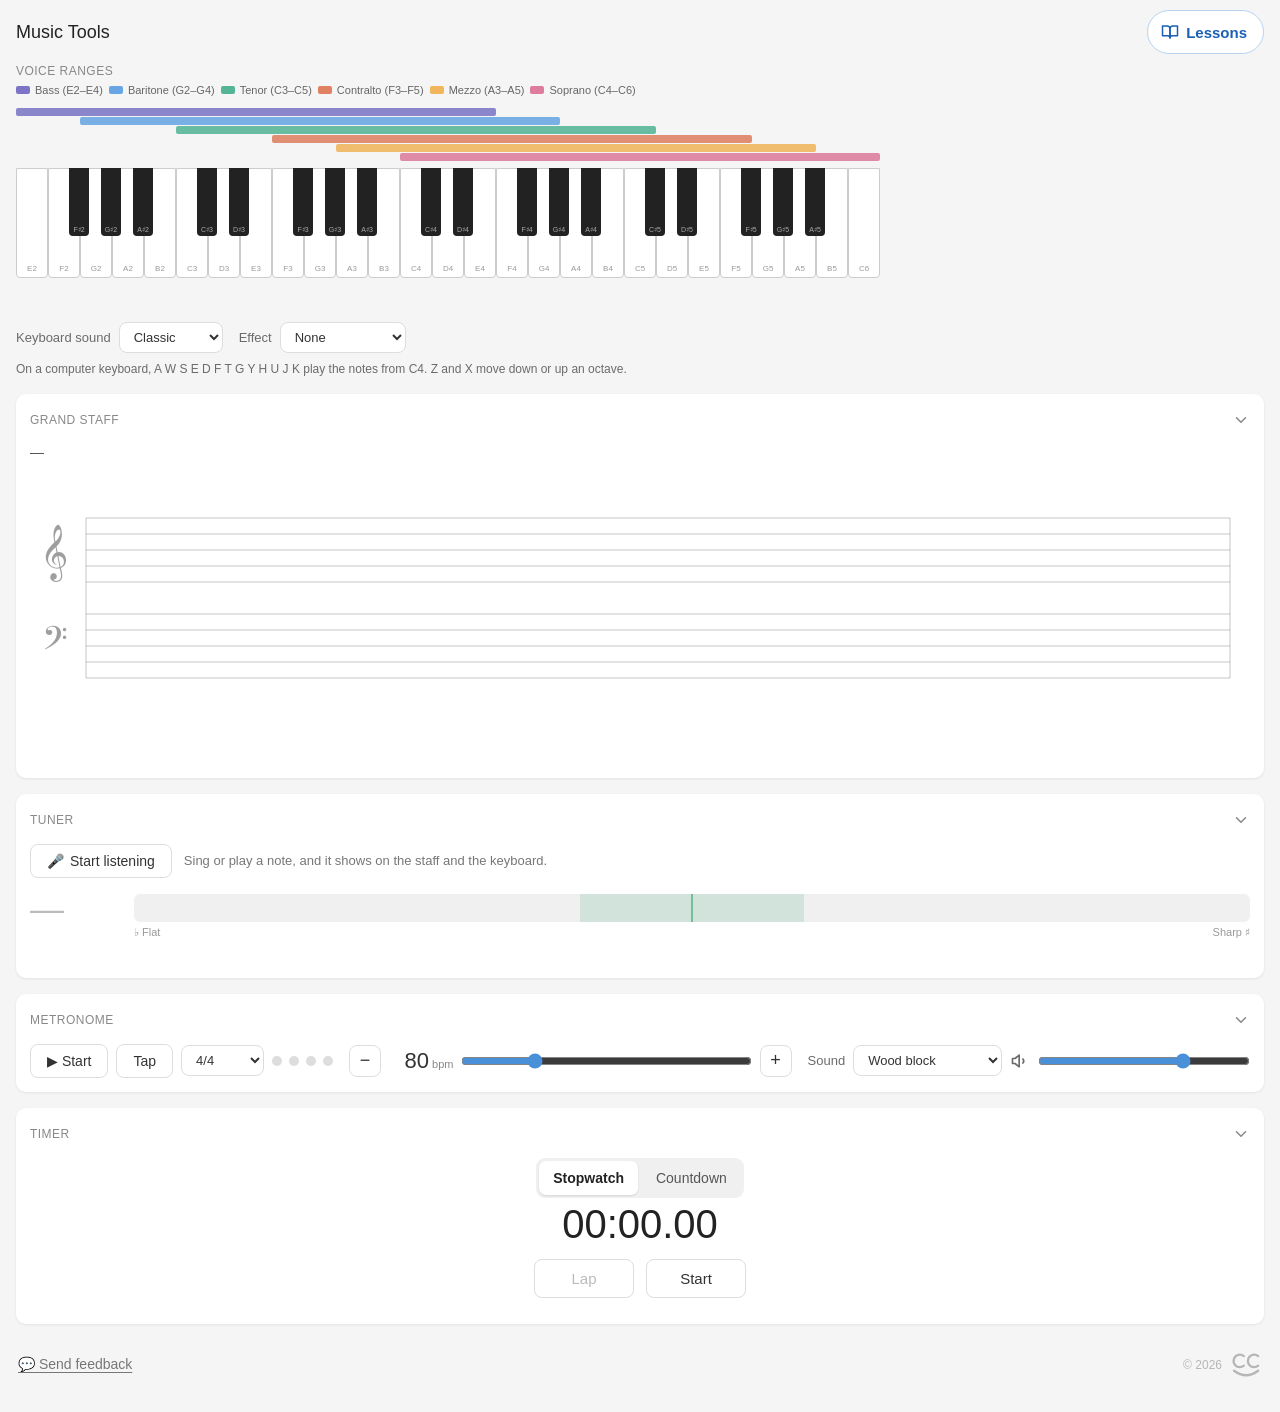
<file: index.html>
<!DOCTYPE html>
<!-- Music Tools. Your name and feedback email go in js/my-settings.js, not here. -->
<html lang="en">
<head>
<meta charset="UTF-8">
<meta name="viewport" content="width=device-width, initial-scale=1.0, user-scalable=no">
<title>Music Tools</title>
<!-- The ?v= on each file below makes browsers fetch fresh copies after an update, instead of mixing
     saved old files with new ones. It changes with every update. -->
<link rel="stylesheet" href="css/base.css?v=20261110-3">
<link rel="stylesheet" href="css/piano.css?v=20261110-3">
<link rel="stylesheet" href="css/tuner.css?v=20261110-3">
<link rel="stylesheet" href="css/footer.css?v=20261110-3">
<link rel="stylesheet" href="css/lessons.css?v=20261110-3">
</head>
<body>
<header class="app-head">
  <h1>Music Tools</h1>
  <!-- the theory lessons open on their own screen; js/lessons.js -->
  <a class="lessons-btn" href="#lessons">
    <svg width="18" height="18" viewBox="0 0 24 24" fill="none" stroke="currentColor" stroke-width="2" stroke-linecap="round" stroke-linejoin="round" aria-hidden="true"><path d="M2 4h6a4 4 0 0 1 4 4v12a3 3 0 0 0-3-3H2z"/><path d="M22 4h-6a4 4 0 0 0-4 4v12a3 3 0 0 1 3-3h7z"/></svg>
    Lessons
  </a>
</header>

<!-- The lessons: the list of all lessons, or the lesson you're in. Filled in by js/lessons.js.
     While a lesson is open, only the tools it uses show below it (the parts marked "tool-…"). -->
<main class="lessons" id="lessons" hidden></main>

<div class="sec-label tool">Voice ranges</div>
<div class="legend tool" id="legend"></div>

<div class="piano-scroll tool tool-keys" id="pianoScroll">
  <div class="piano-wrap" id="pianoWrap"></div>
</div>
<div class="sound-row tool">
  <span class="sound-pick">
    <label for="keySound">Keyboard sound</label>
    <select class="ts-select" id="keySound">
      <option value="classic">Classic</option>
      <option value="musicbox">Music box</option>
      <option value="organ">Organ</option>
      <option value="pad">Synth pad</option>
      <option value="lead">Synth lead</option>
      <option value="8bit">8-bit</option>
    </select>
  </span>
  <span class="sound-pick">
    <label for="keyEffect">Effect</label>
    <select class="ts-select" id="keyEffect">
      <option value="none">None</option>
      <optgroup label="Echo and space">
        <option value="reverb">Hall reverb</option>
        <option value="echo">Echo</option>
        <option value="space">Space echo</option>
      </optgroup>
      <optgroup label="Swirl">
        <option value="chorus">Chorus</option>
        <option value="phaser">Phaser</option>
        <option value="flanger">Flanger</option>
        <option value="spin">Rotary spin</option>
      </optgroup>
      <optgroup label="Mystical">
        <option value="shimmer">Shimmer</option>
        <option value="dream">Dream</option>
      </optgroup>
    </select>
  </span>
</div>
<p class="kbd-hint tool tool-keys" id="kbdHint" hidden>On a computer keyboard, A W S E D F T G Y H U J K play the notes from <span id="kbdFrom">C4</span>. Z and X move down or up an octave.</p>

<!-- Each section's heading folds it away; js/sections.js -->
<section class="card fold tool tool-staff" data-fold="staff">
  <h2 class="sec-head"><button type="button" class="sec-toggle" aria-expanded="true" aria-controls="body-staff"><span class="sec-label">Grand staff</span><span class="sec-status"></span><svg class="sec-chev" width="18" height="18" viewBox="0 0 24 24" fill="none" stroke="currentColor" stroke-width="2" stroke-linecap="round" stroke-linejoin="round" aria-hidden="true"><path d="M6 9l6 6 6-6"/></svg></button></h2>
  <div class="sec-body" id="body-staff">
    <div class="current-note" id="currentNoteDisp">—</div>
    <canvas id="staffCanvas"></canvas>
  </div>
</section>

<section class="card fold tool" data-fold="tuner" id="tuner">
  <h2 class="sec-head"><button type="button" class="sec-toggle" aria-expanded="true" aria-controls="body-tuner"><span class="sec-label">Tuner</span><span class="sec-status"></span><svg class="sec-chev" width="18" height="18" viewBox="0 0 24 24" fill="none" stroke="currentColor" stroke-width="2" stroke-linecap="round" stroke-linejoin="round" aria-hidden="true"><path d="M6 9l6 6 6-6"/></svg></button></h2>
  <div class="sec-body" id="body-tuner">
    <div class="tn-row">
      <button class="play-btn" id="tnBtn" type="button"><span aria-hidden="true">🎤</span> Start listening</button>
      <p class="tn-status" id="tnStatus" role="status"></p>
    </div>
    <div class="tn-level" aria-hidden="true"><span>Hearing</span><div class="tn-level-bar"><div class="tn-level-fill" id="tnLevel"></div></div></div>
    <div class="tn-display">
      <div class="tn-readout">
        <span class="tn-note" id="tnNote">—</span>
        <span class="tn-freq" id="tnFreq"></span>
      </div>
      <div class="tn-gauge" aria-hidden="true">
        <div class="tn-meter"><div class="tn-zone"></div><div class="tn-mid"></div><div class="tn-needle" id="tnNeedle"></div></div>
        <div class="tn-scale"><span>&#9837; Flat</span><span>Sharp &#9839;</span></div>
      </div>
    </div>
    <p class="tn-verdict" id="tnVerdict"></p>
  </div>
</section>

<section class="card fold tool tool-metro" data-fold="metronome">
  <h2 class="sec-head"><button type="button" class="sec-toggle" aria-expanded="true" aria-controls="body-metronome"><span class="sec-label">Metronome</span><span class="sec-status"></span><svg class="sec-chev" width="18" height="18" viewBox="0 0 24 24" fill="none" stroke="currentColor" stroke-width="2" stroke-linecap="round" stroke-linejoin="round" aria-hidden="true"><path d="M6 9l6 6 6-6"/></svg></button></h2>
  <div class="sec-body" id="body-metronome">
    <div class="metro-row">
      <div class="metro-main">
        <button class="play-btn" id="playBtn" type="button" onclick="toggleMetro()">&#9654; Start</button>
        <button class="play-btn tap-btn" id="tapBtn" type="button" onclick="tapTempo()" aria-label="Tap tempo: tap along with the beat">Tap</button>
        <select class="ts-select" id="tsSelect" onchange="updateTs()" aria-label="Time signature">
          <option value="1">Steady</option>
          <option value="2">2/4</option>
          <option value="3">3/4</option>
          <option value="4" selected>4/4</option>
          <option value="6">6/8</option>
        </select>
        <div class="beats-row" id="beatsRow"></div>
      </div>
      <div class="metro-tempo">
        <button class="adj-btn" type="button" onclick="adjBpm(-1)" aria-label="Slower">&#8722;</button>
        <div class="bpm-readout"><span class="bpm-num" id="bpmVal">80</span><span class="bpm-lbl">bpm</span></div>
        <input type="range" class="bpm-slider" min="40" max="208" value="80" step="1" id="bpmSlider" oninput="setBpm(parseInt(this.value))" aria-label="Tempo">
        <button class="adj-btn" type="button" onclick="adjBpm(1)" aria-label="Faster">+</button>
      </div>
      <div class="metro-sound">
        <label class="metro-sound-label" for="clickSound">Sound</label>
        <select class="ts-select" id="clickSound">
          <optgroup label="Gentle">
            <option value="tick">Soft tick</option>
            <option value="felt">Felt knock</option>
            <option value="drop">Water drop</option>
          </optgroup>
          <optgroup label="Percussion">
            <option value="wood">Wood block</option>
            <option value="claves">Claves</option>
            <option value="hihat">Hi-hat</option>
            <option value="drums">Drum kit</option>
          </optgroup>
          <optgroup label="Musical">
            <option value="keys">Match keyboard</option>
            <option value="bell">Bell</option>
            <option value="8bit">8-bit</option>
          </optgroup>
          <optgroup label="Original">
            <option value="classic">Classic beep</option>
          </optgroup>
        </select>
        <div class="vol-group">
          <label class="vol-icon" for="clickVolume">
            <svg width="20" height="20" viewBox="0 0 24 24" fill="none" stroke="currentColor" stroke-width="2" stroke-linecap="round" stroke-linejoin="round" aria-hidden="true"><path d="M11 5L6 9H3v6h3l5 4z"/><path d="M15.5 9.5a4 4 0 0 1 0 5"/></svg>
            <span class="vh">Metronome volume</span>
          </label>
          <input type="range" class="vol-slider" id="clickVolume" min="0" max="100" step="5" value="70">
        </div>
      </div>
    </div>
  </div>
</section>

<section class="card fold tool" data-fold="timer">
  <h2 class="sec-head"><button type="button" class="sec-toggle" aria-expanded="true" aria-controls="body-timer"><span class="sec-label">Timer</span><span class="sec-status"></span><svg class="sec-chev" width="18" height="18" viewBox="0 0 24 24" fill="none" stroke="currentColor" stroke-width="2" stroke-linecap="round" stroke-linejoin="round" aria-hidden="true"><path d="M6 9l6 6 6-6"/></svg></button></h2>
  <div class="sec-body" id="body-timer">
    <div class="tm-modes" role="group" aria-label="Timer type">
      <button type="button" class="tm-mode" id="tmModeSw" aria-pressed="true" onclick="timerMode('sw')">Stopwatch</button>
      <button type="button" class="tm-mode" id="tmModeCd" aria-pressed="false" onclick="timerMode('cd')">Countdown</button>
    </div>
    <div id="swPanel">
      <div class="sw-display" id="swDisplay">00:00.00</div>
      <div class="sw-row">
        <button class="sw-btn" id="swLapBtn" type="button" onclick="swLapOrReset()" disabled>Lap</button>
        <button class="sw-btn" id="swStartBtn" type="button" onclick="swToggle()">Start</button>
      </div>
      <ol class="sw-laps" id="swLaps"></ol>
    </div>
    <div id="cdPanel" hidden>
      <div class="cd-set">
        <button class="adj-btn" type="button" id="cdMinus" onclick="cdAdjust(-1)" aria-label="One minute less">&#8722;</button>
        <div class="sw-display cd-display" id="cdDisplay" role="timer">05:00</div>
        <button class="adj-btn" type="button" id="cdPlus" onclick="cdAdjust(1)" aria-label="One minute more">+</button>
      </div>
      <div class="sw-row">
        <button class="sw-btn" id="cdResetBtn" type="button" onclick="cdReset()" disabled>Reset</button>
        <button class="sw-btn" id="cdStartBtn" type="button" onclick="cdToggle()">Start</button>
      </div>
      <p class="cd-msg" id="cdMsg" role="status"></p>
    </div>
  </div>
</section>

<!-- On every page: the feedback link and the copyright line. The name comes from js/my-settings.js. -->
<footer class="lf-mark lf-foot" id="lf-foot">
  <a class="lf-fb-link" href="feedback.html"><span aria-hidden="true">💬</span> Send feedback</a>
  <p class="lf-copy" id="lf-copy">© 2026</p>
  <svg class="lf-logo" viewBox="0 0 38 32" aria-hidden="true">
    <path class="lf-logo-c" d="M15.5 6.64A7 7 0 1 0 15.5 17.36M31.5 6.64A7 7 0 1 0 31.5 17.36"/>
    <path class="lf-logo-smile" d="M4.5 23Q18 33 31.5 23"/>
  </svg>
</footer>

<!-- your name and feedback email; loaded first so the footer can use them -->
<script src="js/my-settings.js?v=20261110-3"></script>
<script src="js/footer.js?v=20261110-3"></script>
<!-- the sound engine, the screen-awake helper and the folding sections come first: the tools below use them -->
<script src="js/sound.js?v=20261110-3"></script>
<script src="js/effects.js?v=20261110-3"></script>
<script src="js/awake.js?v=20261110-3"></script>
<script src="js/sections.js?v=20261110-3"></script>
<!-- one script per tool; the keyboard comes before the others because they use its note helpers -->
<script src="js/piano.js?v=20261110-3"></script>
<script src="js/staff.js?v=20261110-3"></script>
<script src="js/pitch.js?v=20261110-3"></script>
<script src="js/tuner.js?v=20261110-3"></script>
<script src="js/metronome.js?v=20261110-3"></script>
<script src="js/stopwatch.js?v=20261110-3"></script>
<!-- the keyboard and metronome sound menus; after the tools they change -->
<script src="js/sound-options.js?v=20261110-3"></script>
<!-- the theory lessons: how they work, then the lessons themselves -->
<script src="js/lessons.js?v=20261110-3"></script>
<script src="js/lesson-list.js?v=20261110-3"></script>
</body>
</html>
</file>
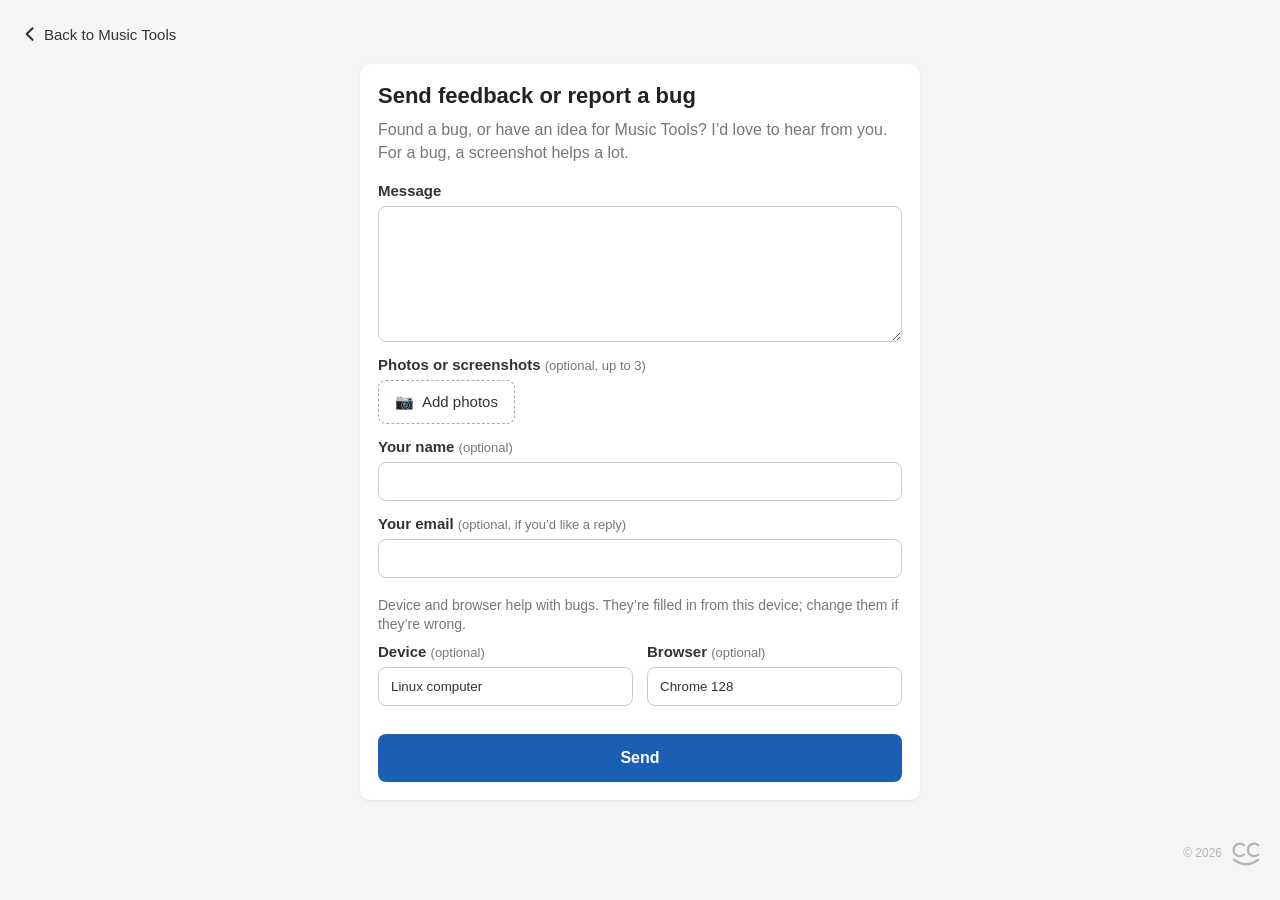
<file: feedback.html>
<!DOCTYPE html>
<!-- Music Tools: the feedback page. Your name and feedback email go in js/my-settings.js, not here. -->
<html lang="en">
<head>
<meta charset="UTF-8">
<meta name="viewport" content="width=device-width, initial-scale=1.0">
<title>Send feedback · Music Tools</title>
<!-- The ?v= on each file below makes browsers fetch fresh copies after an update, instead of mixing
     saved old files with new ones. It changes with every update. -->
<link rel="stylesheet" href="css/base.css?v=20261110-3">
<link rel="stylesheet" href="css/footer.css?v=20261110-3">
<link rel="stylesheet" href="css/feedback.css?v=20261110-3">
</head>
<body>
<a class="lf-back" href="index.html">
  <svg viewBox="0 0 24 24" fill="none" stroke="currentColor" stroke-width="2.5" stroke-linecap="round" stroke-linejoin="round" aria-hidden="true"><path d="M15 5l-7 7 7 7"/></svg>
  Back to Music Tools
</a>

<main class="card lf-fb-card">
  <div class="lf-fb-head">
    <h1 class="lf-fb-title" id="lf-fb-title">Send feedback or report a bug</h1>
    <p class="lf-fb-intro">Found a bug, or have an idea for Music Tools? I’d love to hear from you. For a bug, a screenshot helps a lot.</p>
  </div>
  <form class="lf-fb-form" id="lf-fb-form" novalidate>
    <label class="lf-field" for="lf-fb-message">
      <span class="lf-label">Message</span>
      <textarea id="lf-fb-message" name="message" rows="6" maxlength="3000" required></textarea>
    </label>
    <div class="lf-field" role="group" aria-labelledby="lf-fb-photos-label">
      <span class="lf-label" id="lf-fb-photos-label">Photos or screenshots <small>(optional, up to 3)</small></span>
      <div class="lf-fb-thumbs" id="lf-fb-thumbs"></div>
      <input class="lf-vh" id="lf-fb-files" type="file" accept="image/*" multiple>
      <label class="lf-fb-add" for="lf-fb-files" id="lf-fb-add"><span aria-hidden="true">📷</span> Add photos</label>
    </div>
    <label class="lf-field" for="lf-fb-name">
      <span class="lf-label">Your name <small>(optional)</small></span>
      <input id="lf-fb-name" name="name" type="text" maxlength="100" autocomplete="name">
    </label>
    <label class="lf-field" for="lf-fb-email">
      <span class="lf-label">Your email <small>(optional, if you’d like a reply)</small></span>
      <input id="lf-fb-email" name="email" type="email" maxlength="200" autocomplete="email" inputmode="email">
    </label>
    <p class="lf-fb-note">Device and browser help with bugs. They’re filled in from this device; change them if they’re wrong.</p>
    <div class="lf-fb-pair">
      <label class="lf-field" for="lf-fb-device">
        <span class="lf-label">Device <small>(optional)</small></span>
        <input id="lf-fb-device" name="device" type="text" maxlength="80" autocomplete="off" placeholder="iPad, iPhone, laptop…">
      </label>
      <label class="lf-field" for="lf-fb-browser">
        <span class="lf-label">Browser <small>(optional)</small></span>
        <input id="lf-fb-browser" name="browser" type="text" maxlength="80" autocomplete="off" placeholder="Safari, Chrome…">
      </label>
    </div>
    <!-- a trap for spam robots: hidden from people, so a filled-in value means the message is junk -->
    <input class="lf-trap" id="lf-fb-trap" name="_honey" type="text" tabindex="-1" autocomplete="off" aria-hidden="true">
    <p class="lf-fb-status" id="lf-fb-status" role="status" aria-live="polite"></p>
    <button class="lf-send" type="submit" id="lf-fb-send">Send</button>
  </form>
</main>

<!-- the same footer as the piano page, without a link to the page you're already on -->
<footer class="lf-mark lf-foot" id="lf-foot">
  <p class="lf-copy" id="lf-copy">© 2026</p>
  <svg class="lf-logo" viewBox="0 0 38 32" aria-hidden="true">
    <path class="lf-logo-c" d="M15.5 6.64A7 7 0 1 0 15.5 17.36M31.5 6.64A7 7 0 1 0 31.5 17.36"/>
    <path class="lf-logo-smile" d="M4.5 23Q18 33 31.5 23"/>
  </svg>
</footer>

<script src="js/my-settings.js?v=20261110-3"></script>
<script src="js/footer.js?v=20261110-3"></script>
<script src="js/feedback.js?v=20261110-3"></script>
</body>
</html>
</file>
<file: css/base.css>
/* ---------- Shared by every page: colours, page layout, headings and the white cards ---------- */
:root {
  --paper: #f5f5f5;      /* page background */
  --ink: #333;           /* main text */
  --ink-soft: #777;      /* quieter text */
  --line: #ddd;          /* borders */
  --key: #fff;           /* cards and boxes */
  --accent: #1a5fb4;     /* main button */
  --focus: #4a90d9;      /* keyboard focus ring */
  --good: #1e7b34;
  --bad: #c0392b;
}
* { box-sizing: border-box; margin: 0; padding: 0; }
body { font-family: -apple-system, BlinkMacSystemFont, 'Segoe UI', sans-serif; background: #f5f5f5; color: #333; padding: 16px; }
h1 { font-size: 18px; font-weight: 500; margin-bottom: 16px; color: #222; }
.sec-label { font-size: 12px; color: #888; font-weight: 500; margin-bottom: 6px; text-transform: uppercase; letter-spacing: 0.04em; }
.card { background: #fff; border-radius: 10px; padding: 14px; margin-bottom: 16px; box-shadow: 0 1px 3px rgba(0,0,0,0.08); }
/* the page fills the window, so the footer sits at the bottom even when there's little above it */
body { min-height: 100vh; min-height: 100dvh; display: flex; flex-direction: column; }

/* ---------- Fold-away sections (js/sections.js) ---------- */
.sec-head { margin: 0; font: inherit; }
.sec-toggle { display: flex; align-items: center; gap: 8px; width: 100%; min-height: 36px; margin: -6px 0; padding: 0;
  border: 0; background: none; color: inherit; font: inherit; text-align: left; cursor: pointer; -webkit-tap-highlight-color: transparent; }
.sec-toggle .sec-label { margin: 0; }
.sec-toggle:focus-visible { outline: 3px solid var(--focus); outline-offset: 2px; border-radius: 6px; }
.sec-status { margin-left: auto; font-size: 12px; font-weight: 500; color: #1a5fb4; font-variant-numeric: tabular-nums; white-space: nowrap; overflow: hidden; text-overflow: ellipsis; min-width: 0; }
.fold:not(.folded) .sec-status { display: none; }   /* the status only shows while folded */
.sec-chev { flex: none; margin-left: auto; color: #888; transition: transform 0.15s; }
.fold.folded .sec-status + .sec-chev { margin-left: 0; }
.fold.folded .sec-chev { transform: rotate(-90deg); }
.sec-body { margin-top: 12px; }
.sec-body[hidden] { display: none; }
@media (prefers-reduced-motion: reduce) { .sec-chev { transition: none; } }
</file>
<file: css/piano.css>
/* ---------- The piano page: keyboard, grand staff, metronome and stopwatch ---------- */
.legend { display: flex; flex-wrap: wrap; gap: 6px; margin-bottom: 12px; }
.legend-item { display: flex; align-items: center; gap: 5px; font-size: 11px; color: #666; }
.legend-sw { width: 14px; height: 8px; border-radius: 2px; opacity: 0.75; }

/* Scroll wrapper: lets the browser pan; taps vs swipes are told apart in JS */
.piano-scroll {
  overflow-x: scroll;
  overflow-y: hidden;
  -webkit-overflow-scrolling: touch;
  touch-action: manipulation;
  padding-bottom: 8px;
  margin-bottom: 16px;
  cursor: grab;
}
.piano-scroll:active { cursor: grabbing; }

.piano-wrap { position: relative; display: inline-block; }
.wkey {
  position: absolute;
  background: #fff;
  border: 0.5px solid #ccc;
  border-radius: 0 0 4px 4px;
  cursor: pointer;
  display: flex; flex-direction: column; justify-content: flex-end; align-items: center;
  padding-bottom: 4px;
  -webkit-tap-highlight-color: transparent;
  /* Allow swipes that start on a key to scroll the keyboard */
  touch-action: manipulation;
  user-select: none;
  -webkit-user-select: none;
}
.wkey .nlabel { font-size: 8px; color: #999; pointer-events: none; line-height: 1; }
.wkey:hover { background: #ddeeff; }
.wkey.pressed { background: #a8ccf0 !important; }
.bkey {
  position: absolute;
  background: #222;
  border-radius: 0 0 4px 4px;
  cursor: pointer;
  z-index: 3;
  display: flex; align-items: flex-end; justify-content: center;
  padding-bottom: 3px;
  -webkit-tap-highlight-color: transparent;
  touch-action: manipulation;
  user-select: none;
  -webkit-user-select: none;
}
.bkey .nlabel { font-size: 7px; color: #aaa; pointer-events: none; line-height: 1; }
.bkey:hover { background: #444; }
.bkey.pressed { background: #4a90d9 !important; }

/* Two groups: [Start, time signature, beat dots] and [−, bpm, slider, +].
   On a wide screen they share one line; on a phone the tempo group drops
   to its own full-width line and never splits apart. */
.metro-row { display: flex; align-items: center; gap: 12px 16px; flex-wrap: wrap; }
.metro-main { display: flex; align-items: center; gap: 8px; flex-wrap: wrap; }
.metro-tempo { display: flex; align-items: center; gap: 8px; flex: 1 1 240px; min-width: 0; }
.bpm-readout { display: flex; align-items: baseline; gap: 3px; flex-shrink: 0; }
.play-btn { display: flex; align-items: center; gap: 6px; padding: 8px 16px; border: 1px solid #ddd; border-radius: 8px; background: #fff; color: #333; cursor: pointer; font-size: 14px; }
.play-btn:hover { background: #f0f0f0; }
.play-btn.active { background: #e8f0fe; border-color: #4a90d9; color: #1a5fb4; }
.adj-btn { width: 32px; height: 32px; border: 1px solid #ddd; border-radius: 8px; background: #fff; color: #333; cursor: pointer; font-size: 18px; display: flex; align-items: center; justify-content: center; flex-shrink: 0; }
.adj-btn:hover { background: #f0f0f0; }
.bpm-num { font-size: 22px; font-weight: 500; min-width: 40px; text-align: right; font-variant-numeric: tabular-nums; }
.bpm-lbl { font-size: 11px; color: #888; }
.bpm-slider { flex: 1; min-width: 60px; accent-color: #4a90d9; }
.ts-select { padding: 6px 10px; border: 1px solid #ddd; border-radius: 8px; background: #fff; color: #333; font-size: 13px; cursor: pointer; }
.beats-row { display: flex; gap: 7px; align-items: center; }
.beat-dot { width: 10px; height: 10px; border-radius: 50%; background: #ddd; transition: background 0.04s; }
.beat-dot.lit { background: #4a90d9; }
.current-note { font-size: 14px; color: #555; margin-bottom: 6px; min-height: 20px; font-weight: 500; }
canvas { max-width: 100%; display: block; }

/* Stopwatch */
.sw-display { font-size: 40px; font-weight: 300; text-align: center; font-variant-numeric: tabular-nums; color: #222; margin: 4px 0 12px; }
.sw-row { display: flex; justify-content: center; gap: 12px; }
.sw-btn { min-width: 100px; padding: 10px 16px; border: 1px solid #ddd; border-radius: 8px; background: #fff; color: #333; font-size: 15px; cursor: pointer; -webkit-tap-highlight-color: transparent; touch-action: manipulation; }
.sw-btn:hover:not(:disabled) { background: #f0f0f0; }
.sw-btn:disabled { color: #bbb; cursor: default; }
.sw-btn.active { background: #e8f0fe; border-color: #4a90d9; color: #1a5fb4; }
.sw-laps { list-style: none; margin-top: 12px; max-height: 170px; overflow-y: auto; }
.sw-laps li { display: flex; justify-content: space-between; gap: 12px; padding: 7px 2px; border-top: 0.5px solid #eee; font-size: 14px; font-variant-numeric: tabular-nums; }
.sw-laps .sw-total { color: #999; }

/* ---------- Sound choices ---------- */
/* under the keyboard */
.piano-scroll { margin-bottom: 8px; }
.sound-row { display: flex; align-items: center; flex-wrap: wrap; gap: 8px 16px; margin-bottom: 16px; font-size: 13px; color: #6b6b6b; }
.sound-pick { display: inline-flex; align-items: center; gap: 8px; }
/* in the metronome: the sound and its volume, as a third group that keeps together */
.metro-sound { display: flex; align-items: center; flex-wrap: wrap; gap: 8px; flex: 1 1 240px; min-width: 0; }
/* the volume stays beside the menu when there's room, and drops below it on the narrowest phones */
.vol-group { display: flex; align-items: center; gap: 8px; flex: 1 1 110px; min-width: 0; }
.metro-sound-label { flex: none; font-size: 13px; color: #6b6b6b; }
.vol-icon { flex: none; display: flex; align-items: center; color: #6b6b6b; }
.vol-slider { flex: 1; min-width: 60px; accent-color: #4a90d9; }
.vh { position: absolute; width: 1px; height: 1px; margin: -1px; padding: 0; overflow: hidden; clip: rect(0 0 0 0); white-space: nowrap; border: 0; }

/* ---------- Playing from a computer keyboard: the hint under the keys ---------- */
.kbd-hint { margin: -8px 0 16px; font-size: 12px; line-height: 1.4; color: #6b6b6b; }

/* ---------- Tap tempo ---------- */
.tap-btn { min-width: 56px; justify-content: center; touch-action: manipulation; -webkit-tap-highlight-color: transparent; }
.tap-btn.tapped { background: #e8f0fe; border-color: #4a90d9; color: #1a5fb4; }

/* ---------- Timer: stopwatch or countdown ---------- */
.tm-modes { display: flex; gap: 4px; width: max-content; max-width: 100%; margin: 0 auto 4px; padding: 3px; border-radius: 9px; background: #f0f0f0; }
.tm-mode { min-height: 34px; padding: 0 14px; border: 0; border-radius: 7px; background: none; color: #555; font: inherit; font-size: 14px; cursor: pointer; -webkit-tap-highlight-color: transparent; }
.tm-mode[aria-pressed="true"] { background: #fff; color: #222; font-weight: 600; box-shadow: 0 1px 2px rgba(0,0,0,0.12); }
.tm-mode:focus-visible { outline: 3px solid #4a90d9; outline-offset: 1px; }
.cd-set { display: flex; align-items: center; justify-content: center; gap: 16px; }
.cd-set .adj-btn { width: 40px; height: 40px; }
.cd-set .adj-btn:disabled { color: #bbb; cursor: default; }
.cd-display.done { color: #1e7b34; }
.cd-msg { min-height: 1.4em; margin-top: 10px; text-align: center; font-size: 15px; font-weight: 600; color: #1e7b34; }
</file>
<file: css/tuner.css>
/* ---------- Tuner: the listen button, the note it hears, and a flat-to-sharp meter ---------- */
.tn-row { display: flex; align-items: center; gap: 8px 12px; flex-wrap: wrap; margin-bottom: 12px; }
.tn-row .play-btn { flex: none; -webkit-tap-highlight-color: transparent; touch-action: manipulation; }
.tn-row .play-btn:disabled { opacity: 0.5; cursor: default; }
.tn-status { flex: 1 1 180px; font-size: 13px; line-height: 1.35; color: #777; }

/* how loud the sound reaching the tuner is: shown while it listens, so you can see it hears you */
.tn-level { display: none; align-items: center; gap: 8px; margin: -4px 0 12px; font-size: 11px; color: #888; }
#tuner.on .tn-level { display: flex; }
.tn-level-bar { flex: 1; height: 6px; border-radius: 3px; background: #f0f0f0; overflow: hidden; }
.tn-level-fill { width: 0; height: 100%; border-radius: 3px; background: #4a90d9; transition: width 0.06s linear; }

.tn-display { display: flex; align-items: center; gap: 16px; }
.tn-readout { flex: none; width: 88px; display: flex; flex-direction: column; }
.tn-note { font-size: 34px; font-weight: 500; line-height: 1.1; color: #bbb; font-variant-numeric: tabular-nums; }
#tuner.has-note .tn-note { color: #222; }
.tn-freq { min-height: 1.3em; font-size: 12px; color: #888; font-variant-numeric: tabular-nums; }

.tn-gauge { flex: 1; min-width: 0; }
.tn-meter { position: relative; height: 28px; border-radius: 6px; background: #f0f0f0; overflow: hidden; }
.tn-zone { position: absolute; top: 0; bottom: 0; left: 40%; width: 20%; background: rgba(46, 158, 106, 0.16); }   /* ±10 cents */
.tn-mid { position: absolute; top: 0; bottom: 0; left: 50%; width: 2px; margin-left: -1px; background: rgba(46, 158, 106, 0.55); }
.tn-needle { display: none; position: absolute; top: 3px; bottom: 3px; left: 50%; width: 4px; margin-left: -2px;
  border-radius: 2px; background: #d9822b; transition: left 0.08s linear; }
#tuner.has-note .tn-needle { display: block; }
#tuner.in-tune .tn-needle { background: #2e9e6a; }
.tn-scale { display: flex; justify-content: space-between; margin-top: 4px; font-size: 11px; color: #999; }
.tn-verdict { min-height: 1.35em; margin-top: 2px; font-size: 14px; font-weight: 500; color: #b5651d; }
#tuner.in-tune .tn-verdict { color: #1e7b34; }

/* the key the tuner hears: amber when it's off, green when it's in tune */
.wkey.heard { background: #ffd9a3; }
.wkey.heard.in-tune { background: #b9e6c9; }
.bkey.heard { background: #c7782a; }
.bkey.heard.in-tune { background: #2e9e6a; }
</file>
<file: css/footer.css>
/* ---------- The footer on every page: feedback on the left, the copyright and logo on the right ----------
   The same footer as the learning games. It sits at the bottom of the page, and is quiet on purpose:
   the copyright and logo are halfway between the soft text colour and the background. */
.lf-mark { display: flex; align-items: center; justify-content: flex-end; gap: 8px;
  color: #b6b6b6; color: color-mix(in srgb, var(--ink-soft) 50%, var(--paper)); }
.lf-foot { width: 100%; min-height: 56px; margin-top: auto; padding-block: 8px max(14px, env(safe-area-inset-bottom, 0px));
  flex-wrap: wrap; row-gap: 2px; }   /* a very long name wraps onto a second line rather than push the page wider */
.lf-copy { margin: 0 0 0 auto; text-align: right; font-size: 0.75rem; line-height: 1.35; }

/* the CC logo: two C's and a smile, drawn in the footer's colour */
.lf-logo { flex: none; width: 34px; height: 29px; overflow: visible; }
.lf-logo path { fill: none; stroke-width: 2.6; stroke-linecap: round; stroke: currentColor; }

/* the feedback link sits quietly on the left, across from the copyright */
.lf-fb-link { margin-right: auto; padding: 6px 2px; border-radius: 6px;
  font-size: 0.875rem; font-weight: 500; line-height: 1.2; color: var(--ink-soft);
  text-decoration: underline; text-underline-offset: 3px; -webkit-tap-highlight-color: transparent; }
.lf-fb-link:focus-visible { outline: 3px solid var(--focus); outline-offset: 2px; }
</file>
<file: css/lessons.css>
/* ---------- Theory lessons (js/lessons.js): the Lessons button, the list of lessons, a lesson, practice ---------- */

/* the top of the tools page: the title, and the Lessons button on the right */
.app-head { display: flex; align-items: center; justify-content: space-between; gap: 12px; margin: -6px 0 10px; }
.app-head h1 { margin: 0; }
.lessons-btn { display: inline-flex; align-items: center; gap: 7px; min-height: 44px; padding: 0 16px 0 13px;
  border: 1px solid #b9d3f2; border-radius: 22px; background: #fff; color: #1a5fb4;
  font-size: 15px; font-weight: 600; text-decoration: none; -webkit-tap-highlight-color: transparent; }
.lessons-btn:hover { background: #eef4fc; }
.lessons-btn:focus-visible, .ls-back:focus-visible, .ls-btn:focus-visible, .ls-row:focus-visible, .ls-choice:focus-visible, .ls-link:focus-visible {
  outline: 3px solid var(--focus); outline-offset: 2px; }

/* ---------- Which parts show ----------
   In the lessons, the tools page's parts are hidden; in a lesson, the tools it uses come back below it,
   always open (their headings can't fold them away there). */
body.in-lessons .app-head { display: none; }
body.in-lessons .tool { display: none !important; }
body.in-lesson.uses-keys .tool-keys:not([hidden]),
body.in-lesson.uses-staff .tool-staff,
body.in-lesson.uses-metro .tool-metro { display: block !important; }
body.in-lesson .tool .sec-body { display: block !important; }
body.in-lesson .tool .sec-toggle { pointer-events: none; }
body.in-lesson .tool .sec-chev, body.in-lesson .tool .sec-status { display: none; }
body.in-lesson.uses-metro .tool-metro { box-shadow: 0 0 0 2px #4a90d9, 0 1px 3px rgba(0,0,0,0.08); }

/* the key names hide during practice that asks you to find keys */
body.hide-key-names .nlabel { visibility: hidden; }
/* keys a lesson shows you (orange), and a right answer (green, for a moment) */
.wkey.ls-show { background: #ffdcb5 !important; }
.bkey.ls-show { background: #c8641e !important; }
.wkey.ls-good { background: #b9e6c9 !important; }
.bkey.ls-good { background: #2e9e6a !important; }

/* ---------- The lessons area ---------- */
.lessons { display: flex; flex-direction: column; gap: 12px; width: 100%; max-width: 720px; margin-bottom: 16px; }
.lessons[hidden], .lessons [hidden] { display: none !important; }
.ls-back { align-self: flex-start; display: inline-flex; align-items: center; gap: 2px; min-height: 44px; margin: -6px 0 -6px -6px;
  padding: 0 8px 0 4px; border-radius: 8px; color: #1a5fb4; font-size: 15px; font-weight: 500; text-decoration: none; }
.ls-back:hover { background: #eaf1fb; }
.ls-card { background: #fff; border-radius: 10px; box-shadow: 0 1px 3px rgba(0,0,0,0.08); padding: 16px; display: flex; flex-direction: column; gap: 12px; }
.ls-card > * { margin: 0; }
.ls-top { display: flex; align-items: center; justify-content: space-between; gap: 12px; margin: -8px 0 -4px; }
.ls-top .ls-back { margin: 0 0 0 -6px; font-size: 14px; }
.ls-kicker { font-size: 12px; font-weight: 500; letter-spacing: 0.04em; text-transform: uppercase; color: #6b6b6b; }
.ls-title { font-size: 20px; font-weight: 600; line-height: 1.25; color: #222; outline: none; }
.ls-heading { display: flex; flex-direction: column; gap: 4px; }
.ls-text { font-size: 15px; line-height: 1.5; color: #444; display: flex; flex-direction: column; gap: 8px; }
.ls-text p { margin: 0; }
.ls-text strong { font-weight: 600; color: #222; }
.ls-meta { font-size: 12px; color: #6b6b6b; }

/* progress */
.ls-progress { display: flex; flex-direction: column; gap: 6px; }
.ls-bar { height: 6px; border-radius: 3px; background: #e6ecf4; overflow: hidden; }
.ls-bar span { display: block; height: 100%; background: #4a90d9; border-radius: 3px; }
.ls-dots { display: flex; align-items: center; gap: 6px; }
.ls-dots span { width: 8px; height: 8px; border-radius: 4px; background: #ddd; }
.ls-dots .past { background: #4a90d9; }
.ls-dots .now { width: 20px; background: #1a5fb4; }

/* the list of lessons */
.ls-unit { display: flex; flex-direction: column; gap: 6px; }
.ls-unit h2 { margin: 6px 0 2px; font-size: 13px; font-weight: 600; color: #222; }
.ls-row { display: flex; align-items: center; gap: 12px; padding: 10px; border: 1px solid #ececec; border-radius: 8px;
  background: #fff; color: inherit; text-decoration: none; -webkit-tap-highlight-color: transparent; }
.ls-row:hover { background: #f7f9fc; }
.ls-row.next { background: #eef4fc; border-color: #b9d3f2; }
.ls-dot { width: 30px; height: 30px; flex: none; border-radius: 50%; display: flex; align-items: center; justify-content: center;
  font-size: 14px; font-weight: 600; background: #f0f0f0; color: #555; }
.ls-row.done .ls-dot { background: #e3f4ea; color: #1e7b34; }
.ls-row.next .ls-dot { background: #1a5fb4; color: #fff; }
.ls-row-words { display: flex; flex-direction: column; gap: 2px; min-width: 0; flex: 1; }
.ls-row-title { font-size: 15px; font-weight: 600; color: #222; }
.ls-row-sub { font-size: 13px; line-height: 1.35; color: #555; }
.ls-row-tag { font-size: 12px; font-weight: 500; margin-top: 2px; color: #1e7b34; }
.ls-row.next .ls-row-tag { color: #1a5fb4; }
.ls-chev { flex: none; color: #6b6b6b; }

/* "Try it": what to play, and how it's going */
.ls-try { display: flex; flex-direction: column; gap: 10px; padding: 12px; border-radius: 8px; background: #eef4fc; }
.ls-try > p { margin: 0; font-size: 15px; line-height: 1.45; color: #222; }
.ls-try > p strong { font-weight: 600; }
.ls-chips { list-style: none; margin: 0; padding: 0; display: flex; flex-wrap: wrap; gap: 6px; }
.ls-chips li { display: inline-flex; align-items: center; gap: 4px; min-height: 28px; padding: 0 10px; border: 1px solid #cfd8e3; border-radius: 14px;
  background: #fff; font-size: 13px; font-weight: 500; color: #444; }
.ls-chips li.now { border-color: #4a90d9; color: #1a5fb4; box-shadow: 0 0 0 1px #4a90d9; }
.ls-chips li.done { background: #e3f4ea; border-color: #b4dcc2; color: #1e7b34; }
.ls-checks { list-style: none; margin: 0; padding: 0; display: flex; flex-direction: column; gap: 6px; font-size: 14px; }
.ls-checks li { display: flex; align-items: center; gap: 8px; color: #555; }
.ls-checks li.done { color: #1e7b34; font-weight: 500; }
.ls-checks svg { flex: none; }
.ls-msg { min-height: 1.45em; font-size: 14px; line-height: 1.45; font-weight: 500; color: #8a4b0f; }
.ls-msg.good { color: #1e7b34; }
.ls-msg:empty { display: none; }

/* buttons */
.ls-actions { display: flex; align-items: center; justify-content: space-between; gap: 10px; flex-wrap: wrap; margin-top: 2px; }
.ls-actions .ls-btn.primary { margin-left: auto; }
.ls-actions.stack { flex-direction: column; align-items: stretch; }
.ls-actions.stack .ls-btn { justify-content: center; margin-left: 0; }
.ls-btn { display: inline-flex; align-items: center; justify-content: center; gap: 6px; min-height: 44px; padding: 0 14px;
  border: 1px solid #ccc; border-radius: 8px; background: #fff; color: #333; font: inherit; font-size: 14px; font-weight: 500;
  text-decoration: none; cursor: pointer; -webkit-tap-highlight-color: transparent; }
.ls-btn:hover { background: #f4f4f4; }
.ls-btn.primary { border-color: #1a5fb4; background: #1a5fb4; color: #fff; font-size: 15px; font-weight: 600; padding: 0 18px; }
.ls-btn.primary:hover { background: #174ea6; }
.ls-link { align-self: flex-start; display: inline-flex; align-items: center; min-height: 44px; padding: 0 4px; border: 0; background: none; color: #6b6b6b; font: inherit; font-size: 13px;
  text-decoration: underline; cursor: pointer; }
.ls-link.skip { align-self: auto; color: #555; text-decoration: none; font-size: 14px; }

/* practice */
.ls-ask { display: flex; flex-direction: column; align-items: center; gap: 6px; padding: 14px 12px; border-radius: 8px; background: #f7f7f7; text-align: center; }
.ls-ask-big { font-size: 34px; font-weight: 600; line-height: 1.1; color: #222; }
.ls-ask-small { font-size: 14px; color: #555; }
.ls-notes { display: flex; align-items: flex-end; justify-content: center; gap: 14px; color: #222; }
.ls-notes-inline { display: inline-flex; vertical-align: -9px; color: #222; }
.ls-choices { display: grid; grid-template-columns: repeat(auto-fit, minmax(74px, 1fr)); gap: 8px; }
.ls-choice { min-height: 44px; padding: 0 8px; border: 1px solid #ccc; border-radius: 8px; background: #fff; color: #333;
  font: inherit; font-size: 15px; font-weight: 500; cursor: pointer; -webkit-tap-highlight-color: transparent; }
.ls-choice:hover:not(:disabled) { background: #f4f4f4; }
.ls-choice:disabled { cursor: default; }
.ls-choice.right { background: #e3f4ea; border-color: #7cc497; color: #1e7b34; }
.ls-choice.wrong { background: #fbe9e6; border-color: #e3a49a; color: #a3271b; }
.ls-result { display: flex; align-items: flex-start; gap: 8px; padding: 10px 12px; border-radius: 8px; font-size: 14px; line-height: 1.45; font-weight: 500; }
.ls-result:empty { display: none; }
.ls-result.right { background: #e3f4ea; color: #1e7b34; }
.ls-result.wrong { background: #fdf0e3; color: #7a3f0c; }
.ls-result svg { flex: none; margin-top: 1px; }

/* lesson done */
.ls-done-head { display: flex; align-items: center; gap: 12px; }
.ls-done-mark { width: 48px; height: 48px; flex: none; border-radius: 50%; background: #e3f4ea; color: #1e7b34; display: flex; align-items: center; justify-content: center; }
.ls-learned { display: flex; flex-direction: column; gap: 8px; padding: 12px; border-radius: 8px; background: #f7f7f7; }
.ls-learned h2 { margin: 0; font-size: 13px; font-weight: 600; color: #222; }
.ls-learned ul { margin: 0; padding-left: 18px; display: flex; flex-direction: column; gap: 6px; font-size: 14px; line-height: 1.4; color: #444; }
</file>
<file: css/feedback.css>
/* ---------- The feedback page: the same form as the learning games, in the piano's colours ---------- */
.lf-back { align-self: flex-start; display: inline-flex; align-items: center; gap: 4px; margin-bottom: 12px; padding: 8px 4px;
  font-size: 0.9375rem; font-weight: 500; color: var(--ink); text-decoration: none; border-radius: 8px; }
.lf-back svg { width: 20px; height: 20px; }
.lf-back:focus-visible { outline: 3px solid var(--focus); outline-offset: 2px; }

.lf-fb-card { width: 100%; max-width: 560px; align-self: center; display: flex; flex-direction: column; gap: 18px; padding: 18px; }
.lf-fb-head { display: flex; flex-direction: column; gap: 4px; }
.lf-fb-title { margin: 0; font-size: 1.375rem; font-weight: 600; line-height: 1.25; color: #222; text-wrap: balance; }
.lf-fb-intro { margin: 4px 0 0; color: var(--ink-soft); line-height: 1.45; }

.lf-fb-form { display: flex; flex-direction: column; gap: 14px; }
.lf-field { display: flex; flex-direction: column; gap: 6px; min-width: 0; }
.lf-label { font-size: 0.9375rem; font-weight: 600; line-height: 1.2; }
.lf-label small { font-size: 0.8125rem; font-weight: 400; color: var(--ink-soft); }
.lf-field input:not(.lf-vh), .lf-field textarea {
  width: 100%; min-width: 0; padding: 11px 12px;
  font: 400 1rem/1.4 inherit; font-family: inherit; color: var(--ink);   /* 16px, so iPads and iPhones don't zoom in */
  background: var(--key); border: 1px solid #ccc; border-radius: 8px;
}
.lf-field textarea { resize: vertical; min-height: 8.5rem; }
.lf-field input:not(.lf-vh):focus-visible, .lf-field textarea:focus-visible { outline: 3px solid var(--focus); outline-offset: 1px; border-color: var(--focus); }

/* the real file picker is hidden; the "Add photos" button opens it */
.lf-vh { position: absolute; width: 1px; height: 1px; margin: -1px; padding: 0; overflow: hidden; clip: rect(0 0 0 0); white-space: nowrap; border: 0; }

/* photos: up to three thumbnails with a remove button each */
.lf-fb-thumbs { display: grid; grid-template-columns: repeat(3, minmax(0, 1fr)); gap: 10px; }
.lf-fb-thumbs[hidden] { display: none; }
.lf-fb-thumb { position: relative; aspect-ratio: 1; max-width: 100%; border-radius: 8px; overflow: hidden;
  background: var(--paper); border: 1px solid var(--line); }
.lf-fb-thumb img { display: block; width: 100%; height: 100%; object-fit: cover; }
.lf-fb-remove { position: absolute; top: 4px; right: 4px; width: 32px; height: 32px; display: grid; place-items: center;
  border-radius: 50%; border: 1px solid var(--line); background: var(--key); color: var(--ink);
  font-size: 0.875rem; font-weight: 600; line-height: 1; cursor: pointer; }
.lf-fb-add { align-self: flex-start; min-height: 44px; padding: 0 16px; display: inline-flex; align-items: center; gap: 8px;
  font-size: 0.9375rem; color: var(--ink); background: var(--key);
  border: 1px dashed #aaa; border-radius: 8px; cursor: pointer; }
.lf-fb-add:hover { background: #f0f0f0; }
.lf-fb-add[hidden] { display: none; }
.lf-vh:focus-visible + .lf-fb-add, .lf-fb-remove:focus-visible { outline: 3px solid var(--focus); outline-offset: 2px; }

/* device and browser side by side when there's room */
.lf-fb-note { margin: 4px 0 -6px; font-size: 0.875rem; line-height: 1.4; color: var(--ink-soft); }
.lf-fb-pair { display: grid; grid-template-columns: repeat(auto-fit, minmax(10rem, 1fr)); gap: 14px; }

/* hidden from people; only spam robots fill it in */
.lf-trap { position: absolute; left: -9999px; width: 1px; height: 1px; opacity: 0; }

.lf-fb-status { margin: 0; min-height: 1.4em; line-height: 1.4; }
.lf-fb-status:empty { min-height: 0; }
.lf-fb-status.good { color: var(--good); font-weight: 600; }
.lf-fb-status.bad { color: var(--bad); }
.lf-fb-status.note { color: var(--ink-soft); }

.lf-send { min-height: 48px; padding: 0 24px; font-size: 1rem; font-weight: 600; font-family: inherit;
  color: #fff; background: var(--accent); border: 0; border-radius: 8px; cursor: pointer;
  -webkit-tap-highlight-color: transparent; touch-action: manipulation; }
.lf-send:hover:not(:disabled) { filter: brightness(1.1); }
.lf-send:disabled { opacity: 0.45; cursor: default; }
.lf-send:focus-visible { outline: 3px solid var(--focus); outline-offset: 2px; }
</file>
